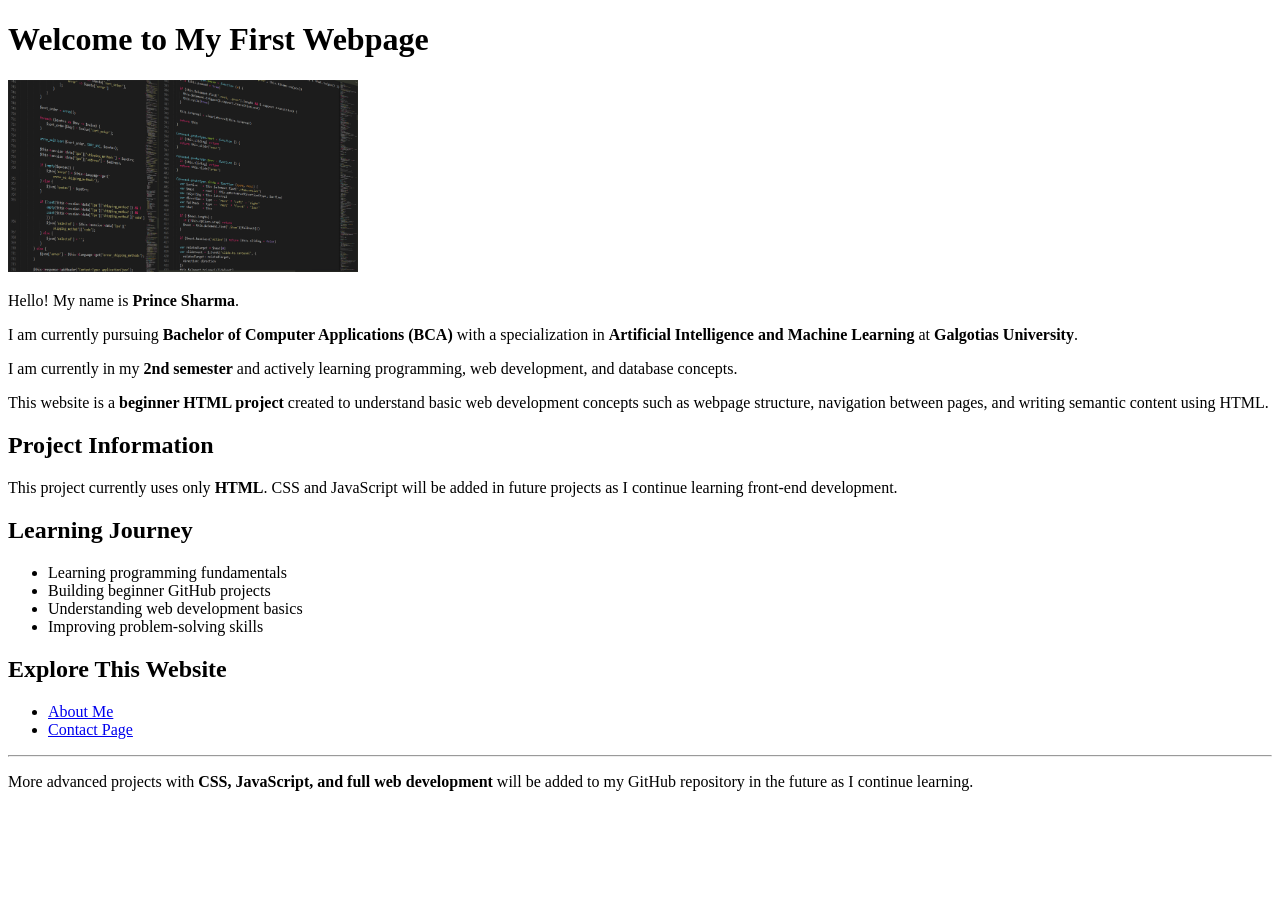
<file: 00-html-website/index.html>
<!DOCTYPE html>
<html>
  
<head>
<title>Prince Sharma | Beginner HTML Project</title>
</head>

<body> 

<h1>Welcome to My First Webpage</h1>
<img src="images/web-dev.png" 
alt="Learning Web Development" 
width="350">

<p>Hello! My name is <b>Prince Sharma</b>.</p>

<p>
I am currently pursuing <b>Bachelor of Computer Applications (BCA)</b> with
a specialization in <b>Artificial Intelligence and Machine Learning</b>
at <b>Galgotias University</b>.
</p>

<p>
I am currently in my <b>2nd semester</b> and actively learning
programming, web development, and database concepts.
</p>

<p>
This website is a <b>beginner HTML project</b> created to understand
basic web development concepts such as webpage structure,
navigation between pages, and writing semantic content using HTML.
</p>

<h2>Project Information</h2>

<p>
This project currently uses only <b>HTML</b>.
CSS and JavaScript will be added in future projects as I continue learning
front-end development.
</p>

<h2>Learning Journey</h2>

<ul>
<li>Learning programming fundamentals</li>
<li>Building beginner GitHub projects</li>
<li>Understanding web development basics</li>
<li>Improving problem-solving skills</li>
</ul>

<h2>Explore This Website</h2>

<ul>
<li><a href="about.html">About Me</a></li>
<li><a href="contact.html">Contact Page</a></li>
</ul>

<hr>

<p>
More advanced projects with <b>CSS, JavaScript, and full web development</b>
will be added to my GitHub repository in the future as I continue learning.
</p>

</body>
</html>
</file>
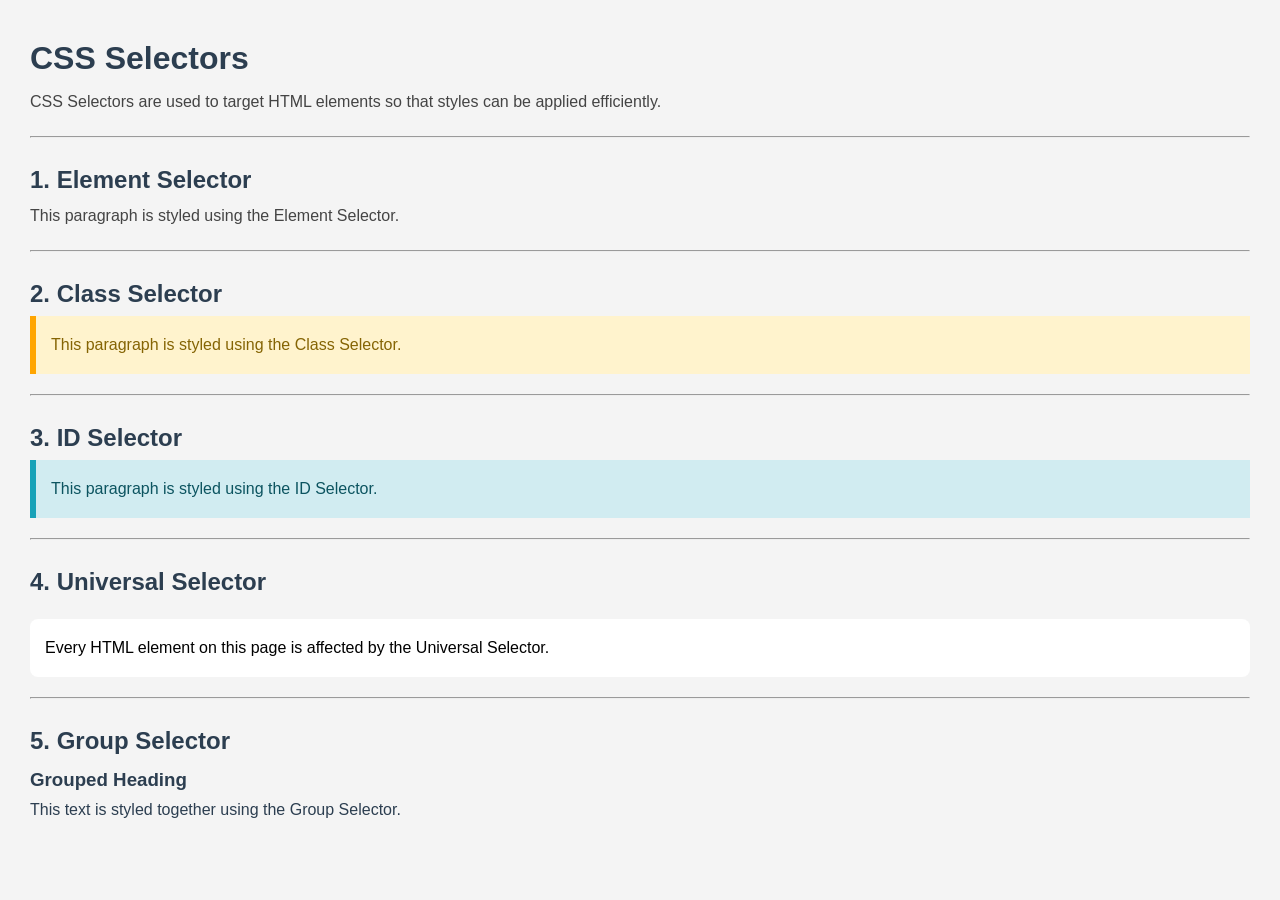
<file: 01-selectors/index.html>
<!--
==================================================
Title   : CSS Selectors
Purpose : Demonstrate the fundamental CSS selectors
          used to style HTML elements.

Working :
1. Create basic HTML elements.
2. Link an external CSS stylesheet.
3. Apply Element Selector.
4. Apply Class Selector.
5. Apply ID Selector.
6. Apply Universal Selector.
7. Apply Group Selector.
8. Observe how different selectors target
   different HTML elements.

Learning Outcome :
- Understand how CSS selects HTML elements.
- Learn the difference between Element,
  Class, ID, Universal and Group selectors.
- Build the foundation for advanced CSS styling.

Author  : Prince Sharma
Repository : html-css-fundamentals
Module : 01-selectors
==================================================
-->

<!DOCTYPE html>
<html lang="en">

<head>

    <meta charset="UTF-8">

    <meta name="viewport"
          content="width=device-width, initial-scale=1.0">

    <title>01 - CSS Selectors</title>

    <link rel="stylesheet" href="style.css">

</head>

<body>

    <h1>CSS Selectors</h1>

    <p>
        CSS Selectors are used to target HTML elements
        so that styles can be applied efficiently.
    </p>

    <hr>

    <!-- Element Selector -->

    <h2>1. Element Selector</h2>

    <p>
        This paragraph is styled using the
        Element Selector.
    </p>

    <hr>

    <!-- Class Selector -->

    <h2>2. Class Selector</h2>

    <p class="highlight">
        This paragraph is styled using the
        Class Selector.
    </p>

    <hr>

    <!-- ID Selector -->

    <h2>3. ID Selector</h2>

    <p id="special">
        This paragraph is styled using
        the ID Selector.
    </p>

    <hr>

    <!-- Universal Selector -->

    <h2>4. Universal Selector</h2>

    <div>

        Every HTML element on this page
        is affected by the Universal Selector.

    </div>

    <hr>

    <!-- Group Selector -->

    <h2>5. Group Selector</h2>

    <h3>Grouped Heading</h3>

    <span>
        This text is styled together using
        the Group Selector.
    </span>

</body>

</html>
</file>
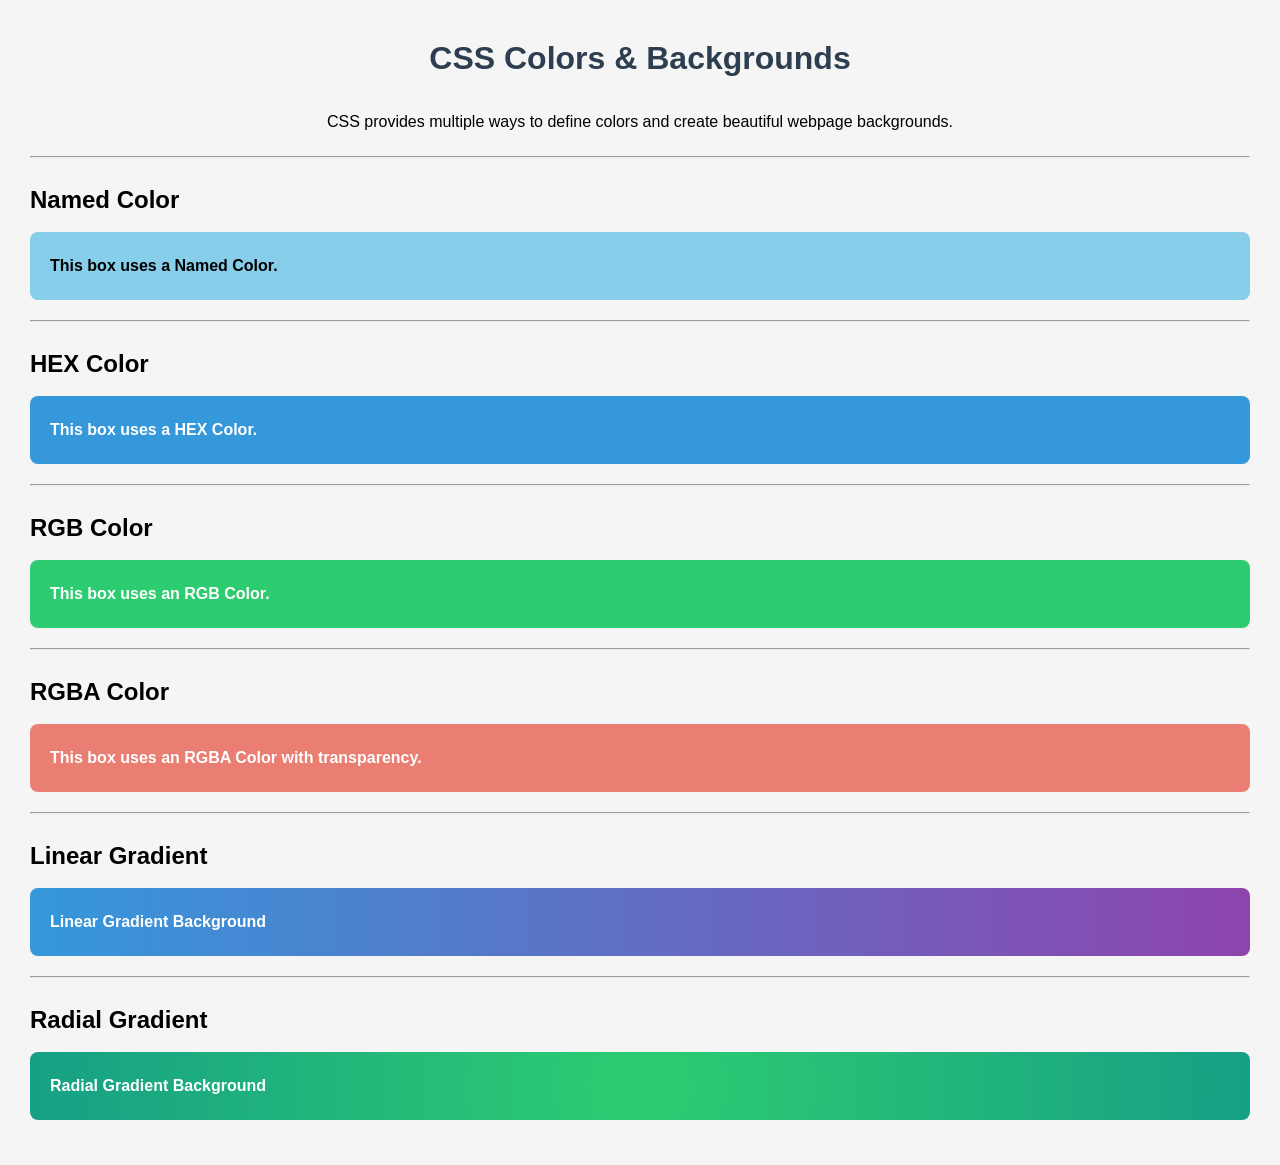
<file: 02-colors-and-backgrounds/index.html>
<!--
==================================================
Title   : CSS Colors and Backgrounds

Purpose :
Demonstrate different CSS color formats and
background styling properties.

Working :
1. Create various HTML elements.
2. Apply Named Colors.
3. Apply HEX Colors.
4. Apply RGB Colors.
5. Apply RGBA Colors.
6. Apply Background Colors.
7. Apply Linear Gradient.
8. Apply Radial Gradient.
9. Observe the visual appearance.

Learning Outcome :
• Learn CSS color formats.
• Understand background styling.
• Improve webpage appearance.
• Build attractive web interfaces.

Author      : Prince Sharma
Repository  : html-css-fundamentals
Module      : 02-colors-and-backgrounds
==================================================
-->

<!DOCTYPE html>
<html lang="en">

<head>

    <meta charset="UTF-8">

    <meta name="viewport"
          content="width=device-width, initial-scale=1.0">

    <title>CSS Colors and Backgrounds</title>

    <link rel="stylesheet" href="style.css">

</head>

<body>

    <h1>CSS Colors & Backgrounds</h1>

    <p class="intro">

        CSS provides multiple ways to define colors
        and create beautiful webpage backgrounds.

    </p>

    <hr>

    <h2>Named Color</h2>

    <div class="named-color">

        This box uses a Named Color.

    </div>

    <hr>

    <h2>HEX Color</h2>

    <div class="hex-color">

        This box uses a HEX Color.

    </div>

    <hr>

    <h2>RGB Color</h2>

    <div class="rgb-color">

        This box uses an RGB Color.

    </div>

    <hr>

    <h2>RGBA Color</h2>

    <div class="rgba-color">

        This box uses an RGBA Color
        with transparency.

    </div>

    <hr>

    <h2>Linear Gradient</h2>

    <div class="linear-gradient">

        Linear Gradient Background

    </div>

    <hr>

    <h2>Radial Gradient</h2>

    <div class="radial-gradient">

        Radial Gradient Background

    </div>

</body>

</html>
</file>
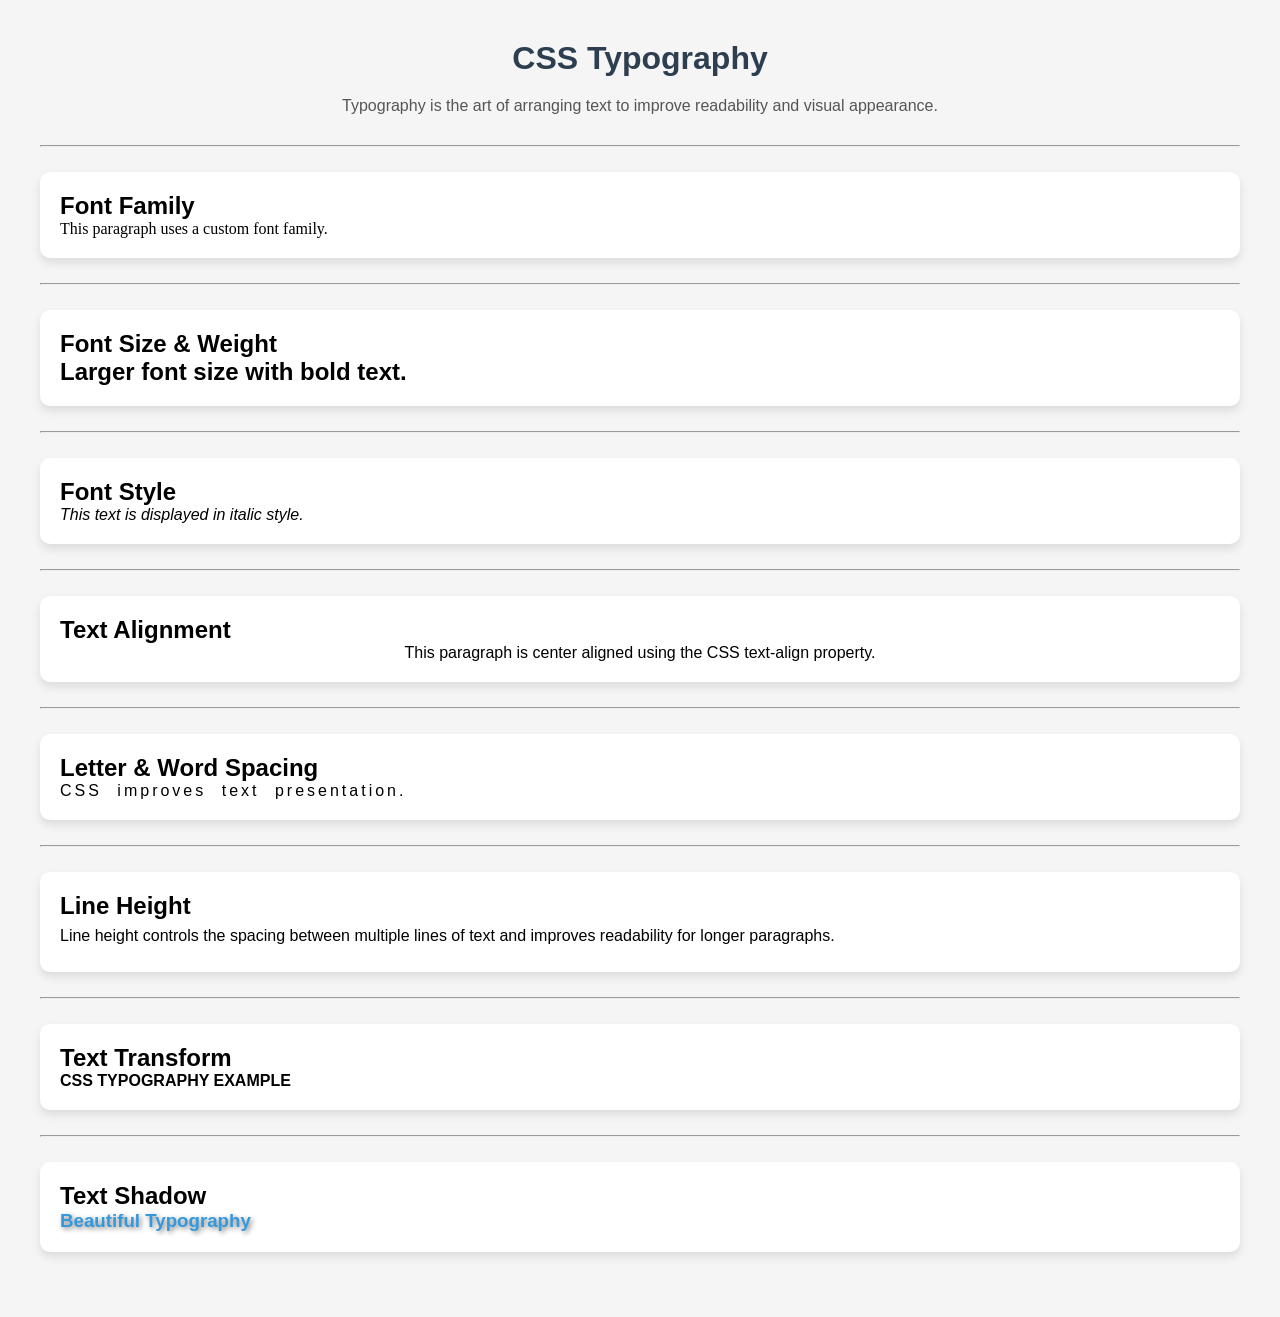
<file: 04-typography/index.html>
<!--
==================================================
Title   : CSS Typography

Purpose :
Demonstrate various CSS typography properties
used to improve the readability and appearance
of webpage text.

Working :
1. Create headings and paragraphs.
2. Apply different font families.
3. Change font size and weight.
4. Demonstrate font style.
5. Apply text alignment.
6. Modify letter and word spacing.
7. Adjust line height.
8. Apply text transformation.
9. Add text shadow effects.

Learning Outcome :
• Understand typography in CSS.
• Learn text formatting techniques.
• Improve webpage readability.
• Build visually appealing webpages.

Author      : Prince Sharma
Repository  : html-css-fundamentals
Module      : 04-typography
==================================================
-->

<!DOCTYPE html>

<html lang="en">

<head>

    <meta charset="UTF-8">

    <meta name="viewport"
          content="width=device-width, initial-scale=1.0">

    <title>CSS Typography</title>

    <link rel="stylesheet" href="style.css">

</head>

<body>

    <h1>CSS Typography</h1>

    <p class="intro">

        Typography is the art of arranging text to
        improve readability and visual appearance.

    </p>

    <hr>

    <section>

        <h2>Font Family</h2>

        <p class="font-family">

            This paragraph uses a custom font family.

        </p>

    </section>

    <hr>

    <section>

        <h2>Font Size & Weight</h2>

        <p class="font-size">

            Larger font size with bold text.

        </p>

    </section>

    <hr>

    <section>

        <h2>Font Style</h2>

        <p class="font-style">

            This text is displayed in italic style.

        </p>

    </section>

    <hr>

    <section>

        <h2>Text Alignment</h2>

        <p class="text-align">

            This paragraph is center aligned using
            the CSS text-align property.

        </p>

    </section>

    <hr>

    <section>

        <h2>Letter & Word Spacing</h2>

        <p class="spacing">

            CSS improves text presentation.

        </p>

    </section>

    <hr>

    <section>

        <h2>Line Height</h2>

        <p class="line-height">

            Line height controls the spacing between
            multiple lines of text and improves
            readability for longer paragraphs.

        </p>

    </section>

    <hr>

    <section>

        <h2>Text Transform</h2>

        <p class="transform">

            css typography example

        </p>

    </section>

    <hr>

    <section>

        <h2>Text Shadow</h2>

        <h3 class="shadow">

            Beautiful Typography

        </h3>

    </section>

</body>

</html>
</file>
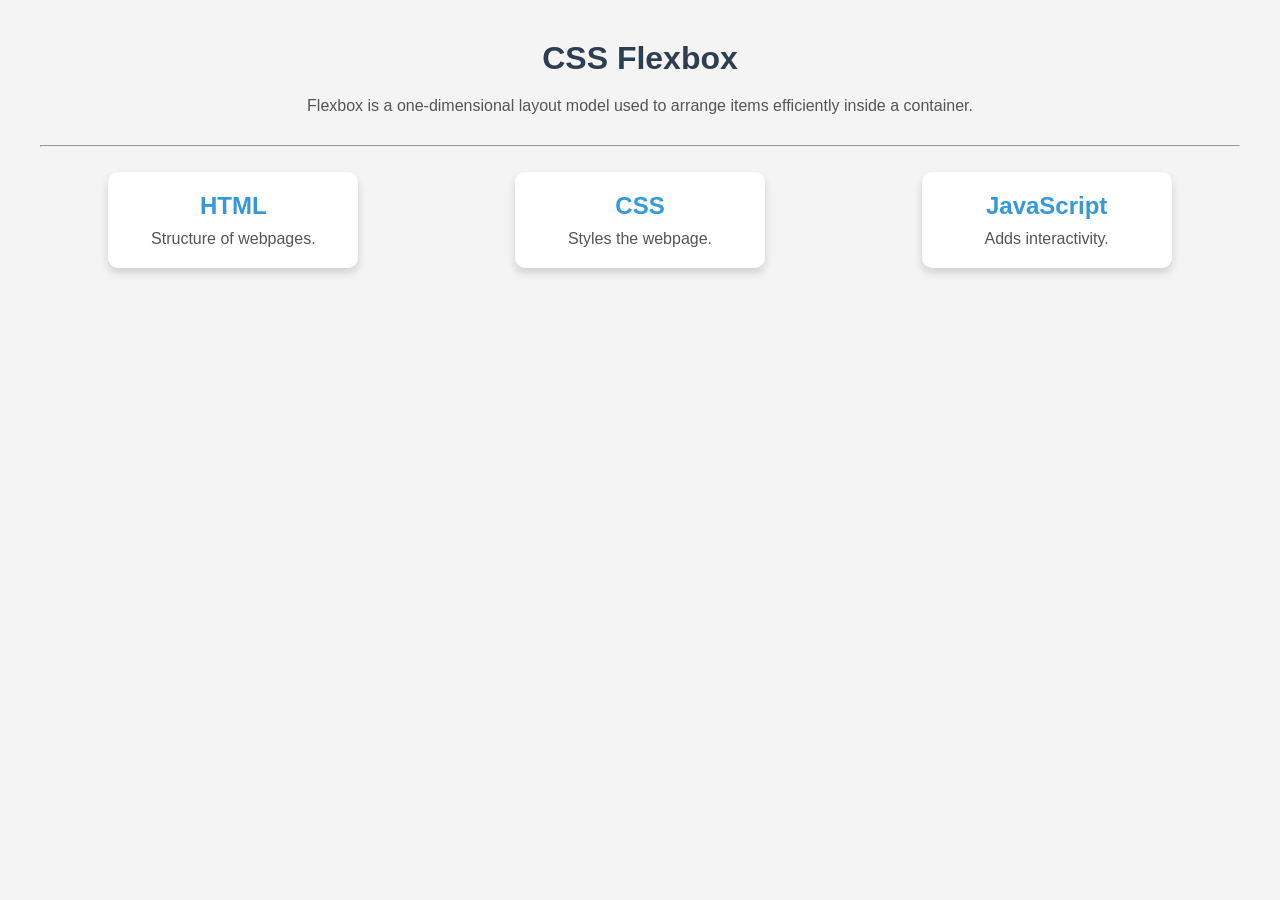
<file: 05-flexbox/index.html>
<!--
==================================================    
Title   : CSS Flexbox 
    
Purpose :       
Demonstrate the CSS Flexbox Layout Module    
used to create flexible and responsive layouts.    
  
Working :         
1. Create a Flex Container.   
2. Add multiple Flex Items.  
3. Apply Flex Direction.
4. Demonstrate Justify Content.
5. Demonstrate Align Items.
6. Apply Gap between items. 
7. Observe responsive horizontal layout. 

Learning Outcome :
• Understand Flexbox fundamentals.
• Learn Flex Container and Flex Items.
• Create responsive layouts.
• Build modern webpage sections.

Author      : Prince Sharma
Repository  : html-css-fundamentals
Module      : 05-flexbox
==================================================
-->

<!DOCTYPE html>

<html lang="en">

<head>

    <meta charset="UTF-8">

    <meta name="viewport"
          content="width=device-width, initial-scale=1.0">

    <title>CSS Flexbox</title>

    <link rel="stylesheet" href="style.css">

</head>

<body>

<h1>CSS Flexbox</h1>

<p class="intro">

Flexbox is a one-dimensional layout model used
to arrange items efficiently inside a container.

</p>

<hr>

<div class="container">

    <div class="card">

        <h2>HTML</h2>

        <p>Structure of webpages.</p>

    </div>

    <div class="card">

        <h2>CSS</h2>

        <p>Styles the webpage.</p>

    </div>

    <div class="card">

        <h2>JavaScript</h2>

        <p>Adds interactivity.</p>

    </div>

</div>

</body>

</html>
</file>
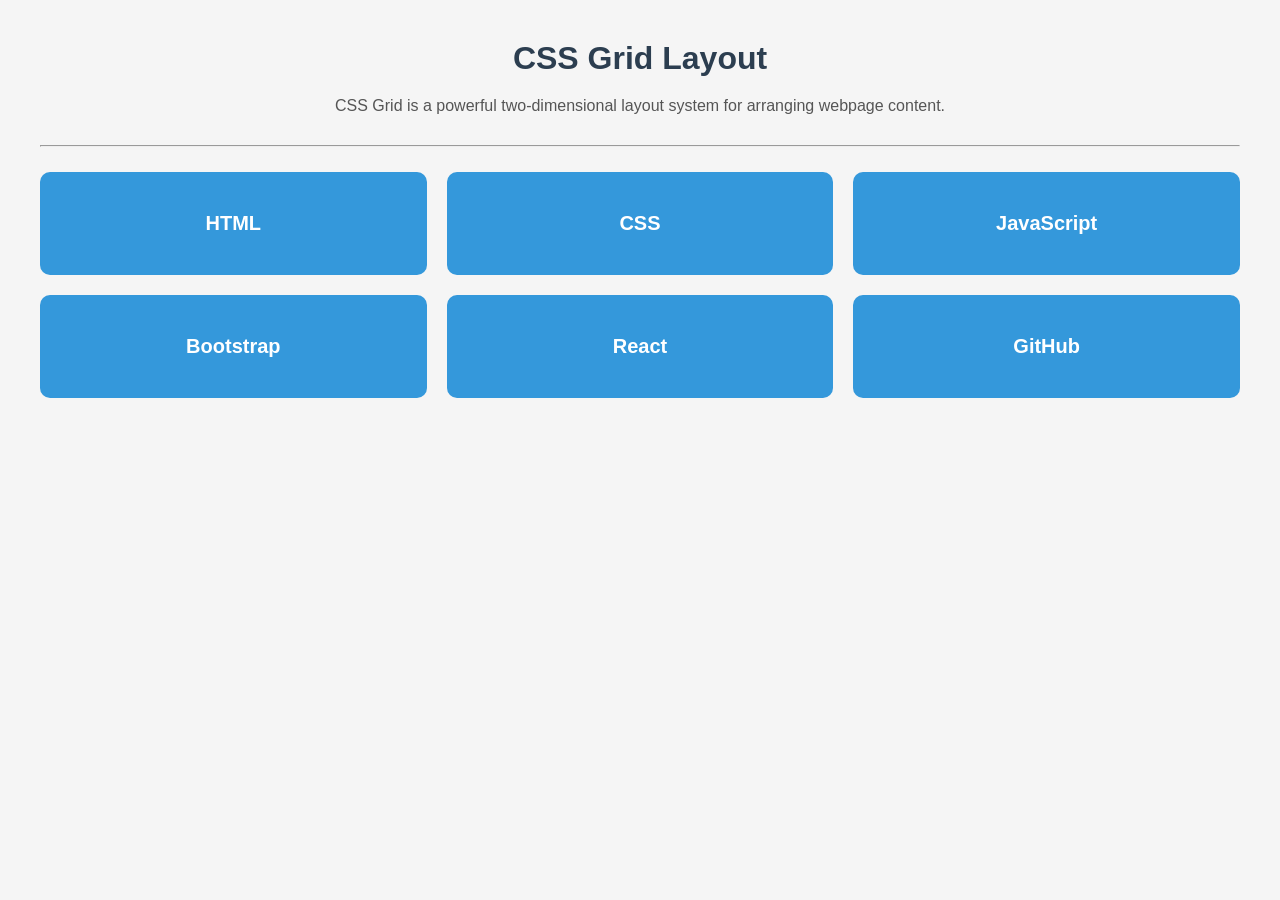
<file: 06-css-grid/index.html>
<!--
==================================================
Title   : CSS Grid Layout

Purpose :
Demonstrate the CSS Grid Layout Module used
to create two-dimensional webpage layouts.

Working :
1. Create a Grid Container.
2. Define Grid Columns.
3. Define Grid Rows.
4. Place Grid Items.
5. Apply Gap between Grid Items.
6. Observe automatic item placement.
7. Build a responsive card layout.

Learning Outcome :
• Understand CSS Grid Layout.
• Learn Grid Container and Grid Items.
• Create responsive webpage layouts.
• Build modern website sections.

Author      : Prince Sharma
Repository  : html-css-fundamentals
Module      : 06-css-grid
==================================================
-->

<!DOCTYPE html>

<html lang="en">

<head>

    <meta charset="UTF-8">

    <meta name="viewport"
          content="width=device-width, initial-scale=1.0">

    <title>CSS Grid Layout</title>

    <link rel="stylesheet" href="style.css">

</head>

<body>

<h1>CSS Grid Layout</h1>

<p class="intro">

CSS Grid is a powerful two-dimensional layout
system for arranging webpage content.

</p>

<hr>

<div class="grid-container">

    <div class="grid-item">HTML</div>

    <div class="grid-item">CSS</div>

    <div class="grid-item">JavaScript</div>

    <div class="grid-item">Bootstrap</div>

    <div class="grid-item">React</div>

    <div class="grid-item">GitHub</div>

</div>

</body>

</html>
</file>
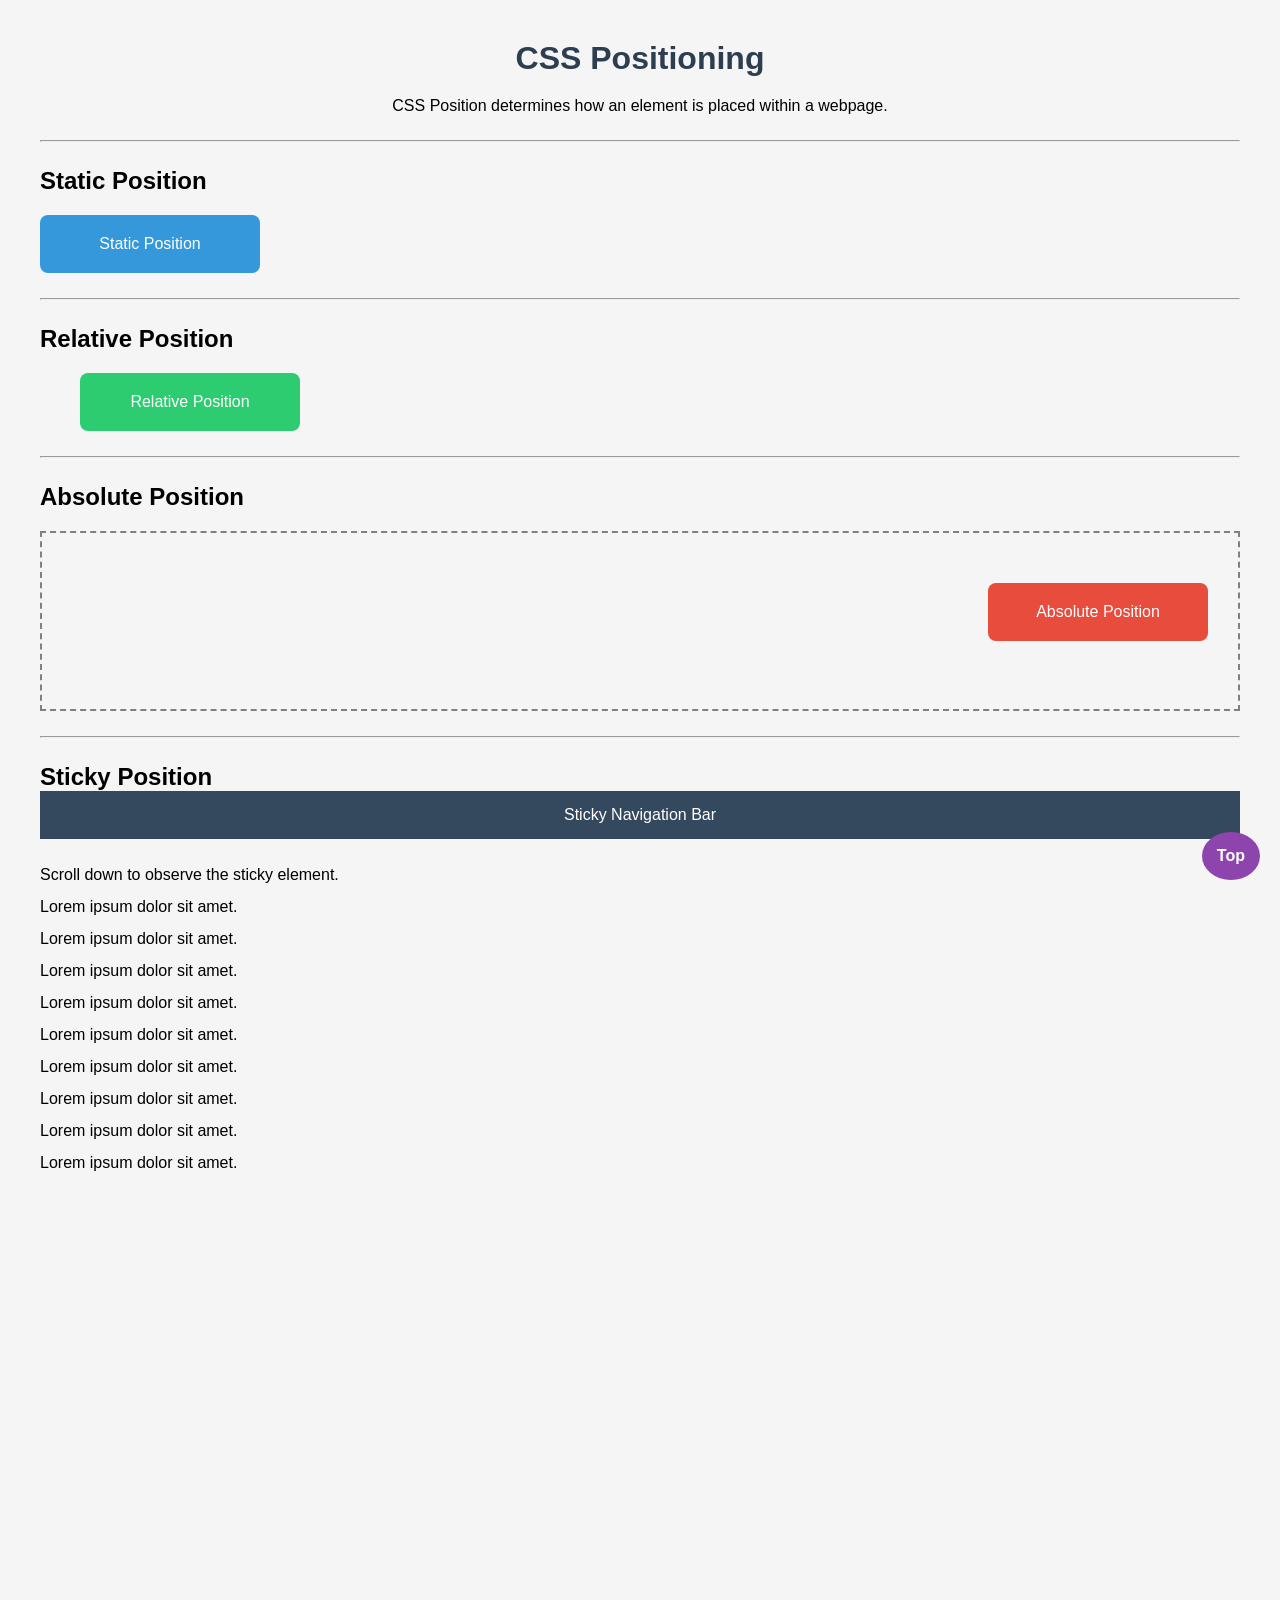
<file: 07-positioning/index.html>
<!--
==================================================  
Title   : CSS Positioning 

Purpose : 
Demonstrate different CSS positioning methods.   
 
Working :
1. Create multiple positioned boxes. 
2. Apply Static Position.   
3. Apply Relative Position.    
4. Apply Absolute Position. 
5. Apply Fixed Position.   
6. Apply Sticky Position.
7. Observe the difference between each position.
 
Learning Outcome :
• Understand CSS Position property.
• Learn Static, Relative, Absolute,  
  Fixed and Sticky positioning. 
• Build professional webpage layouts. 

Author      : Prince Sharma
Repository  : html-css-fundamentals 
Module      : 07-positioning
==================================================
-->

<!DOCTYPE html>

<html lang="en">

<head>

    <meta charset="UTF-8">

    <meta name="viewport"
          content="width=device-width, initial-scale=1.0">

    <title>CSS Positioning</title>

    <link rel="stylesheet" href="style.css">

</head>

<body>

<h1>CSS Positioning</h1>

<p class="intro">

CSS Position determines how an element is
placed within a webpage.

</p>

<hr>

<h2>Static Position</h2>

<div class="box static">

Static Position

</div>

<hr>

<h2>Relative Position</h2>

<div class="box relative">

Relative Position

</div>

<hr>

<h2>Absolute Position</h2>

<div class="parent"> 

<div class="box absolute">

Absolute Position

</div>

</div> 

<hr>
 
<h2>Sticky Position</h2>

<div class="sticky">

Sticky Navigation Bar

</div>

<div class="content">

<p>Scroll down to observe the sticky element.</p>

<p>Lorem ipsum dolor sit amet.</p>

<p>Lorem ipsum dolor sit amet.</p>

<p>Lorem ipsum dolor sit amet.</p>
 
<p>Lorem ipsum dolor sit amet.</p> 

<p>Lorem ipsum dolor sit amet.</p>

<p>Lorem ipsum dolor sit amet.</p>

<p>Lorem ipsum dolor sit amet.</p>
 
<p>Lorem ipsum dolor sit amet.</p>

<p>Lorem ipsum dolor sit amet.</p>

</div>

<div class="fixed">

Top

</div>

</body>

</html>
</file>
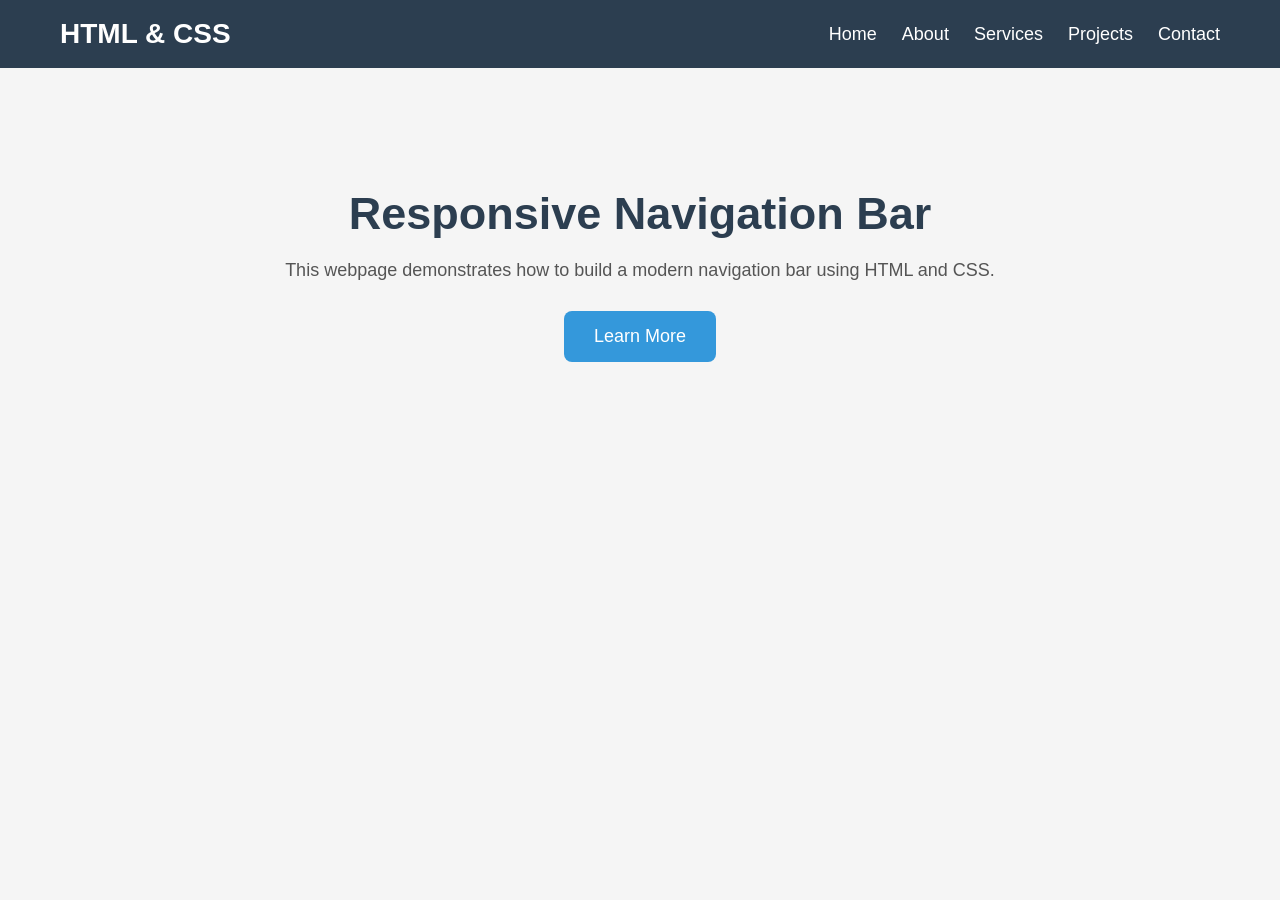
<file: 08-navigation-bar/index.html>
<!--
==================================================
Title   : CSS Navigation Bar

Purpose :
Demonstrate how to create a responsive
horizontal navigation bar using HTML and CSS.

Working :
1. Create a navigation container.
2. Add website logo.
3. Create navigation links.
4. Arrange items using Flexbox.
5. Apply hover effects.
6. Style navigation bar.
7. Display a modern website header.

Learning Outcome :
• Learn Navigation Bar Design.
• Practice Flexbox Layout.
• Create professional website headers.
• Improve webpage navigation.

Author      : Prince Sharma
Repository  : html-css-fundamentals
Module      : 08-navigation-bar
==================================================
-->

<!DOCTYPE html>

<html lang="en">

<head>

    <meta charset="UTF-8">

    <meta name="viewport"
          content="width=device-width, initial-scale=1.0">

    <title>CSS Navigation Bar</title>

    <link rel="stylesheet" href="style.css">

</head>

<body>

<nav>

    <div class="logo">

        HTML & CSS

    </div>

    <ul>

        <li><a href="#">Home</a></li>

        <li><a href="#">About</a></li>

        <li><a href="#">Services</a></li>

        <li><a href="#">Projects</a></li>

        <li><a href="#">Contact</a></li>

    </ul>

</nav>

<section class="hero">

    <h1>Responsive Navigation Bar</h1>

    <p>

        This webpage demonstrates how to build
        a modern navigation bar using HTML and CSS.

    </p>

    <button>

        Learn More

    </button>

</section>

</body>

</html>
</file>
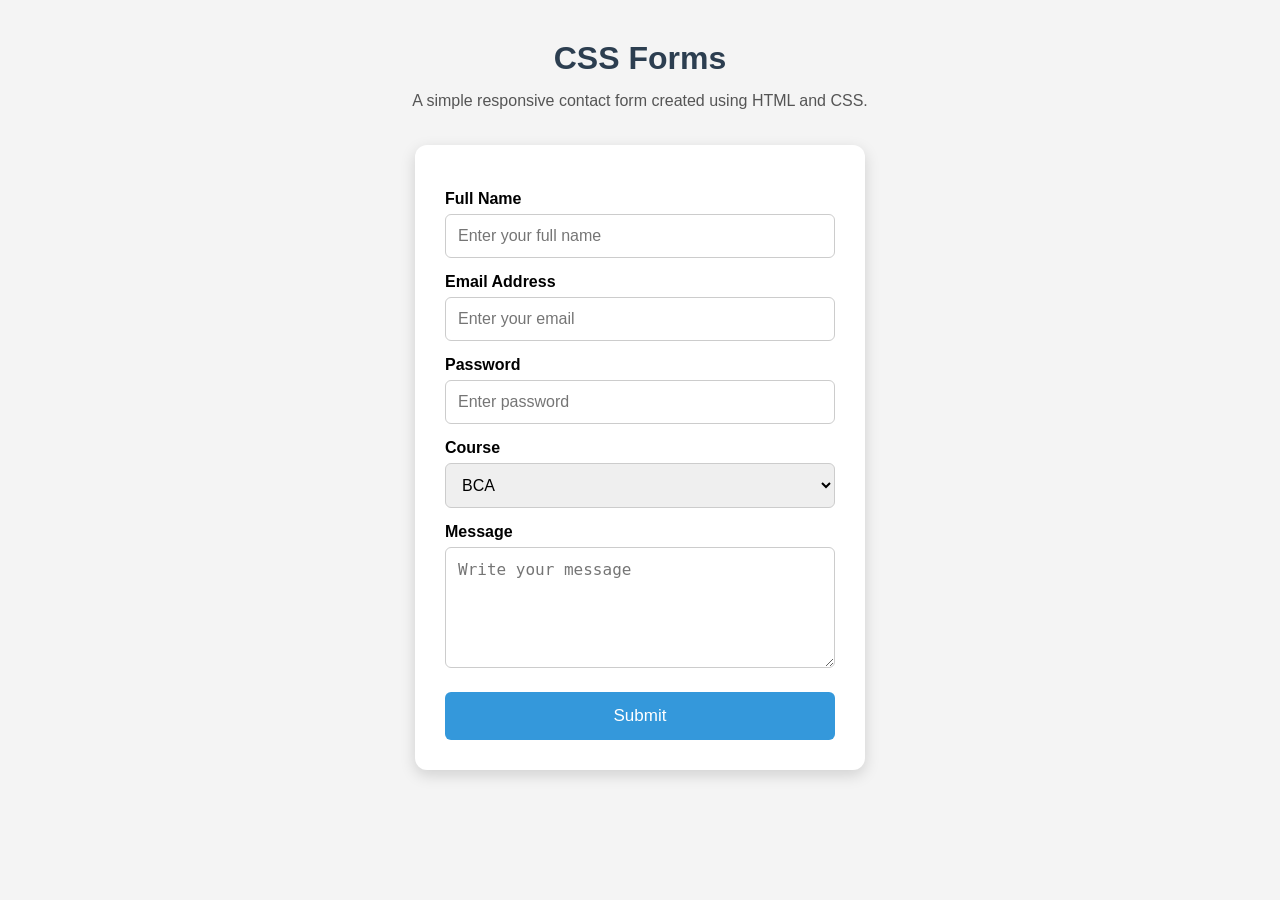
<file: 10-forms/index.html>
<!--
==================================================
Title   : CSS Forms

Purpose :
Demonstrate how to create and style HTML forms
using CSS.

Working :
1. Create a form container.
2. Add input fields.
3. Add labels.
4. Add textarea.
5. Add dropdown menu.
6. Add submit button.
7. Apply CSS styling.

Learning Outcome :
• Learn HTML Forms.
• Style form controls using CSS.
• Build attractive contact forms.
• Understand user input elements.

Author      : Prince Sharma
Repository  : html-css-fundamentals
Module      : 10-forms
==================================================
-->

<!DOCTYPE html>

<html lang="en">

<head>

<meta charset="UTF-8">

<meta name="viewport"
content="width=device-width, initial-scale=1.0">

<title>CSS Forms</title>

<link rel="stylesheet" href="style.css">

</head>

<body>

<h1>CSS Forms</h1>

<p class="intro">

A simple responsive contact form created
using HTML and CSS.

</p>

<div class="form-container">

<form>

<label>Full Name</label>

<input
type="text"
placeholder="Enter your full name"
required>

<label>Email Address</label>

<input
type="email"
placeholder="Enter your email"
required>

<label>Password</label>

<input
type="password"
placeholder="Enter password"
required>

<label>Course</label>

<select>

<option>BCA</option>

<option>B.Tech</option>

<option>MCA</option>

<option>B.Sc</option>

</select>

<label>Message</label>

<textarea
rows="5"
placeholder="Write your message"></textarea>

<button type="submit">

Submit

</button>

</form>

</div>

</body>

</html>
</file>
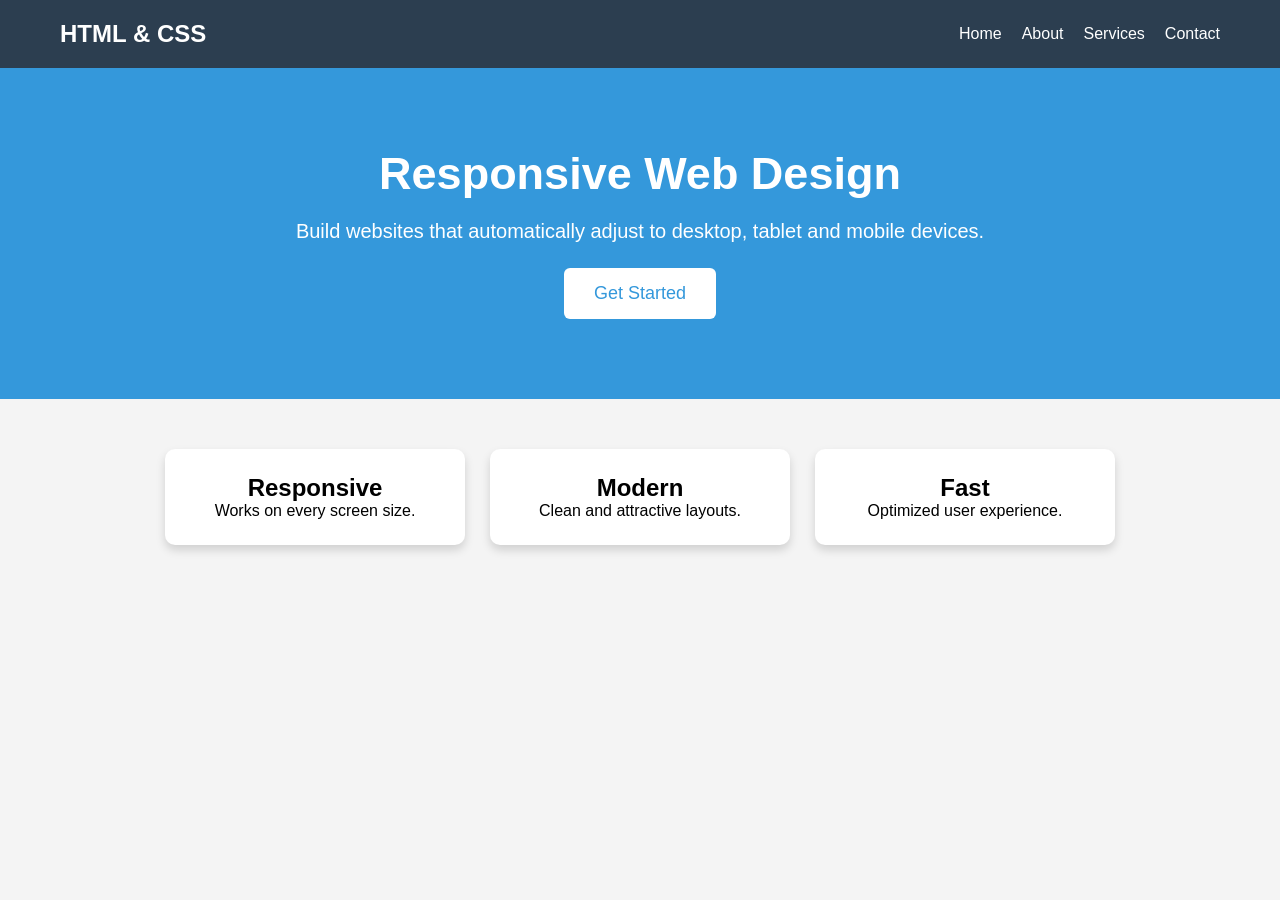
<file: 11-responsive-design/index.html>
<!--
==================================================
Title   : Responsive Landing Page

Purpose :
Demonstrate responsive web design using
HTML, CSS, Flexbox and Media Queries.

Working :
1. Create Navigation Bar.
2. Create Hero Section.
3. Add Responsive Layout.
4. Display Feature Cards.
5. Apply Media Queries.
6. Automatically adapt layout for
   Desktop, Tablet and Mobile.

Learning Outcome :
• Understand Responsive Web Design.
• Learn Media Queries.
• Build Mobile-Friendly Websites.
• Create Professional Landing Pages.

Author      : Prince Sharma
Repository  : html-css-fundamentals
Module      : 11-responsive-design
==================================================
-->

<!DOCTYPE html>
<html lang="en">

<head>

<meta charset="UTF-8">

<meta name="viewport"
content="width=device-width, initial-scale=1.0">

<title>Responsive Landing Page</title>

<link rel="stylesheet" href="style.css">

</head>

<body>

<nav>

<h2>HTML & CSS</h2>

<ul>

<li><a href="#">Home</a></li>

<li><a href="#">About</a></li>

<li><a href="#">Services</a></li>

<li><a href="#">Contact</a></li>

</ul>

</nav>

<section class="hero">

<div>

<h1>Responsive Web Design</h1>

<p>

Build websites that automatically adjust
to desktop, tablet and mobile devices.

</p>

<button>

Get Started

</button>

</div>

</section>

<section class="features">

<div class="card">

<h2>Responsive</h2>

<p>

Works on every screen size.

</p>

</div>

<div class="card">

<h2>Modern</h2>

<p>

Clean and attractive layouts.

</p>

</div>

<div class="card">

<h2>Fast</h2>

<p>

Optimized user experience.

</p>

</div>

</section>

</body>

</html>
</file>
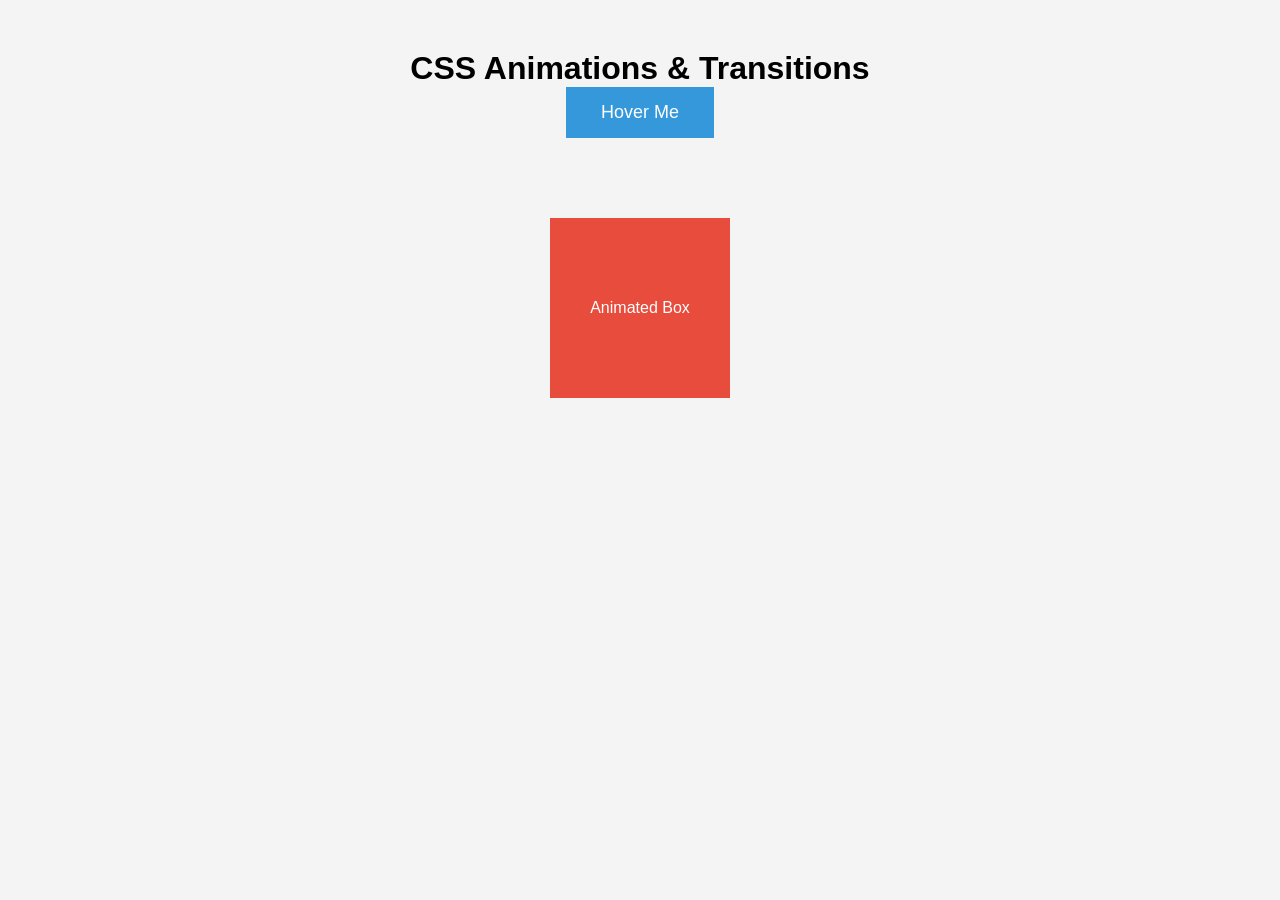
<file: 12-animations-and-transitions/index.html>
<!--
==================================================
Title   : CSS Animations and Transitions

Purpose :
Demonstrate CSS transition, transform and
animation properties.

Working :
1. Create animated button.
2. Apply hover transition.
3. Create rotating box.
4. Apply keyframe animation.
5. Observe smooth effects.

Learning Outcome :
• Learn CSS Transitions.
• Learn CSS Transform.
• Learn CSS Animations.
• Build interactive webpages.

Author      : Prince Sharma
Repository  : html-css-fundamentals
Module      : 12-animations-and-transitions
==================================================
-->

<!DOCTYPE html>

<html lang="en">

<head>

<meta charset="UTF-8">

<meta name="viewport"
content="width=device-width, initial-scale=1.0">

<title>CSS Animations</title>

<link rel="stylesheet" href="style.css">

</head>

<body>

<h1>CSS Animations & Transitions</h1>

<button>

Hover Me

</button>

<div class="box">

Animated Box

</div>

</body>

</html>
</file>
<file: 01-selectors/style.css>
/*
==================================================
Title   : CSS Selectors
Purpose : Demonstrate different CSS selectors.

Working :
1. Apply Universal Selector.
2. Style HTML elements.
3. Style elements using Class Selector.
4. Style elements using ID Selector.
5. Apply Group Selector.
6. Display the visual difference between
   each selector.

Learning Outcome :
- Understand how CSS targets HTML elements.
- Learn the syntax of commonly used selectors.
- Build a strong CSS foundation.

Author  : Prince Sharma
Repository : html-css-fundamentals
Module : 01-selectors
==================================================
*/

/* Universal Selector */

*{
    margin:0;
    padding:0;
    box-sizing:border-box;
}

/* Body */

body{
    font-family:Arial, Helvetica, sans-serif;
    background:#f4f4f4;
    padding:30px;
    line-height:1.8;
}

/* Element Selector */

p{
    color:#444;
}

/* Class Selector */

.highlight{

    background:#fff3cd;

    color:#856404;

    padding:15px;

    border-left:6px solid orange;

}

/* ID Selector */

#special{

    background:#d1ecf1;

    color:#0c5460;

    padding:15px;

    border-left:6px solid #17a2b8;

}

/* Group Selector */

h1,
h2,
h3,
span{

    color:#2c3e50;

}

div{

    background:white;

    padding:15px;

    margin-top:15px;

    border-radius:8px;

}

hr{

    margin:20px 0;

}
</file>
<file: 02-colors-and-backgrounds/style.css>
/*
==================================================
Title   : CSS Colors and Backgrounds

Purpose :
Demonstrate CSS color formats and
background styling techniques.

Working :
1. Style webpage using different colors.
2. Demonstrate Named Colors.
3. Demonstrate HEX Colors.
4. Demonstrate RGB Colors.
5. Demonstrate RGBA Colors.
6. Apply Background Colors.
7. Create Linear Gradient.
8. Create Radial Gradient.

Learning Outcome :
• Understand CSS color formats.
• Learn background customization.
• Build visually appealing webpages.

Author      : Prince Sharma
Repository  : html-css-fundamentals
Module      : 02-colors-and-backgrounds
==================================================
*/

/* Universal Selector */

*{

    margin:0;
    padding:0;
    box-sizing:border-box;

}

/* Body */

body{

    font-family:Arial, Helvetica, sans-serif;

    background:#f5f5f5;

    padding:30px;

    line-height:1.8;

}

/* Headings */

h1{

    text-align:center;

    margin-bottom:20px;

    color:#2c3e50;

}

h2{

    margin:20px 0 10px;

}

/* Introduction */

.intro{

    text-align:center;

    margin-bottom:20px;

}

/* Common Box */

div{

    padding:20px;

    border-radius:8px;

    margin-bottom:15px;

    font-weight:bold;

}

/* Named Color */

.named-color{

    background:skyblue;

    color:black;

}

/* HEX Color */

.hex-color{

    background:#3498db;

    color:white;

}

/* RGB Color */

.rgb-color{

    background:rgb(46,204,113);

    color:white;

}

/* RGBA Color */

.rgba-color{

    background:rgba(231,76,60,0.7);

    color:white;

}

/* Linear Gradient */

.linear-gradient{

    background:linear-gradient(to right,#3498db,#8e44ad);

    color:white;

}

/* Radial Gradient */

.radial-gradient{

    background:radial-gradient(circle,#2ecc71,#16a085);

    color:white;

}

hr{

    margin:20px 0;

}
</file>
<file: 04-typography/style.css>
/*
==================================================
Title   : CSS Typography

Purpose :
Demonstrate various typography properties
available in CSS.

Working :
1. Apply different font families.
2. Modify font size.
3. Change font weight.
4. Apply italic styling.
5. Align text.
6. Control spacing.
7. Adjust line height.
8. Transform text.
9. Add text shadow.

Learning Outcome :
• Learn CSS typography.
• Improve webpage readability.
• Create visually attractive text.

Author      : Prince Sharma
Repository  : html-css-fundamentals
Module      : 04-typography
==================================================
*/

/* Universal Selector */

*{

    margin:0;

    padding:0;

    box-sizing:border-box;

}

/* Body */

body{

    font-family:Arial, Helvetica, sans-serif;

    background:#f5f5f5;

    padding:40px;

}

/* Main Heading */

h1{

    text-align:center;

    margin-bottom:20px;

    color:#2c3e50;

}

/* Introduction */

.intro{

    text-align:center;

    margin-bottom:30px;

    color:#555;

}

/* Section */

section{

    background:white;

    padding:20px;

    margin:25px 0;

    border-radius:10px;

    box-shadow:0 5px 10px rgba(0,0,0,0.10);

}

/* Font Family */

.font-family{

    font-family:Georgia, serif;

}

/* Font Size */

.font-size{

    font-size:24px;

    font-weight:bold;

}

/* Font Style */

.font-style{

    font-style:italic;

}

/* Text Alignment */

.text-align{

    text-align:center;

}

/* Letter & Word Spacing */

.spacing{

    letter-spacing:3px;

    word-spacing:8px;

}

/* Line Height */

.line-height{

    line-height:2;

}

/* Text Transform */

.transform{

    text-transform:uppercase;

    font-weight:bold;

}

/* Text Shadow */

.shadow{

    text-shadow:2px 2px 5px gray;

    color:#3498db;

}

hr{

    margin:20px 0;

}
</file>
<file: 05-flexbox/style.css>
/*
==================================================
Title   : CSS Flexbox

Purpose :
Demonstrate Flexbox layout and container
properties.

Working :
1. Create a Flex Container.
2. Arrange items horizontally.
3. Apply Justify Content.
4. Apply Align Items.
5. Add spacing using Gap.
6. Create responsive cards.

Learning Outcome :
• Learn Flexbox.
• Understand responsive layouts.
• Create modern webpage sections.

Author      : Prince Sharma
Repository  : html-css-fundamentals
Module      : 05-flexbox
==================================================
*/

/* Universal Selector */

*{

    margin:0;

    padding:0;

    box-sizing:border-box;

}

/* Body */

body{

    font-family:Arial, Helvetica, sans-serif;

    background:#f4f4f4;

    padding:40px;

}

/* Heading */

h1{

    text-align:center;

    margin-bottom:20px;

    color:#2c3e50;

}

.intro{

    text-align:center;

    margin-bottom:30px;

    color:#555;

}

/* Flex Container */

.container{

    display:flex;

    justify-content:space-around;

    align-items:center;

    gap:20px;

    flex-wrap:wrap;

}

/* Flex Item */

.card{

    width:250px;

    background:white;

    padding:20px;

    border-radius:10px;

    box-shadow:0 5px 10px rgba(0,0,0,.15);

    text-align:center;

    transition:0.3s;

}

/* Hover Effect */

.card:hover{

    transform:translateY(-8px);

    box-shadow:0 10px 20px rgba(0,0,0,.25);

}

.card h2{

    color:#3498db;

    margin-bottom:10px;

}

.card p{

    color:#555;

}

hr{

    margin:25px 0;

}
</file>
<file: 06-css-grid/style.css>
/*
==================================================
Title   : CSS Grid Layout

Purpose :
Demonstrate CSS Grid properties and
responsive layouts.

Working :
1. Create a Grid Container.
2. Define Columns.
3. Apply Grid Gap.
4. Style Grid Items.
5. Build responsive layouts.

Learning Outcome :
• Learn CSS Grid.
• Understand Rows and Columns.
• Create responsive webpage layouts.

Author      : Prince Sharma
Repository  : html-css-fundamentals
Module      : 06-css-grid
==================================================
*/

/* Universal Selector */

*{

    margin:0;

    padding:0;

    box-sizing:border-box;

}

/* Body */

body{

    font-family:Arial, Helvetica, sans-serif;

    background:#f5f5f5;

    padding:40px;

}

/* Heading */

h1{

    text-align:center;

    color:#2c3e50;

    margin-bottom:20px;

}

/* Introduction */

.intro{

    text-align:center;

    color:#555;

    margin-bottom:30px;

}

/* Grid Container */

.grid-container{

    display:grid;

    grid-template-columns:repeat(3,1fr);

    gap:20px;

}

/* Grid Item */

.grid-item{

    background:#3498db;

    color:white;

    padding:40px;

    text-align:center;

    border-radius:10px;

    font-size:20px;

    font-weight:bold;

    transition:.3s;

}

/* Hover Effect */

.grid-item:hover{

    background:#2980b9;

    transform:scale(1.05);

}

hr{

    margin:25px 0;

}
</file>
<file: 07-positioning/style.css>
/*
==================================================
Title   : CSS Positioning

Purpose :
Demonstrate different positioning methods.

Working :
1. Display Static Position.
2. Display Relative Position.
3. Display Absolute Position.
4. Display Sticky Position.
5. Display Fixed Position.

Learning Outcome :
• Learn CSS Position property.
• Understand webpage positioning.
• Build modern webpage layouts.

Author      : Prince Sharma
Repository  : html-css-fundamentals
Module      : 07-positioning
==================================================
*/

*{

margin:0;

padding:0;

box-sizing:border-box;

}

body{

font-family:Arial, Helvetica, sans-serif;

padding:40px;

background:#f5f5f5;

}

h1{

text-align:center;

margin-bottom:20px;

color:#2c3e50;

}

.intro{

text-align:center;

margin-bottom:25px;

}

.box{

width:220px;

padding:20px;

background:#3498db;

color:white;

border-radius:8px;

text-align:center;

margin:20px 0;

}

.static{

position:static;

}

.relative{

position:relative;

left:40px;

background:#2ecc71;

}

.parent{

position:relative;

height:180px;

border:2px dashed gray;

margin:20px 0;

}

.absolute{

position:absolute;

top:30px;

right:30px;

background:#e74c3c;

}

.sticky{

position:sticky;

top:0;

background:#34495e;

color:white;

padding:15px;

text-align:center;

margin-bottom:20px;

}

.fixed{

position:fixed;

bottom:20px;

right:20px;

background:#8e44ad;

color:white;

padding:15px;

border-radius:50%;

font-weight:bold;

}

.content{

height:900px;

line-height:2;

}

hr{

margin:25px 0;

}
</file>
<file: 08-navigation-bar/style.css>
/*
==================================================
Title   : CSS Navigation Bar
 
Purpose :
Demonstrate a responsive navigation bar
using Flexbox.
 
Working : 
1. Create Navigation Container.
2. Align Logo and Menu.
3. Apply Flexbox Layout.
4. Add Hover Effects.
5. Style Hero Section.
  
Learning Outcome :
• Learn Navigation Bar Design.
• Understand Flexbox Alignment. 
• Create responsive website headers.
 
Author      : Prince Sharma
Repository  : html-css-fundamentals 
Module      : 08-navigation-bar 
==================================================
*/

*{ 

margin:0;

padding:0;

box-sizing:border-box;

}

body{

font-family:Arial, Helvetica, sans-serif;

background:#f5f5f5; 

}

/* Navigation */

nav{

display:flex;

justify-content:space-between;
 
align-items:center;

background:#2c3e50;

padding:18px 60px;

}
 
.logo{

font-size:28px;

font-weight:bold;

color:white;  

}

nav ul{

display:flex;

list-style:none;

gap:25px;

}

nav ul li a{

text-decoration:none;

color:white;

font-size:18px;

transition:.3s;

}
 
nav ul li a:hover{ 
 
color:#f39c12; 

}

/* Hero Section */
  
.hero{

text-align:center;

padding:120px 30px;
 
}
 
.hero h1{

font-size:45px;

margin-bottom:20px;

color:#2c3e50; 

} 

.hero p{

font-size:18px;

margin-bottom:30px;

color:#555;

}
 
button{

padding:15px 30px; 

font-size:18px;

background:#3498db; 

color:white;
 
border:none; 

border-radius:8px;
 
cursor:pointer;

transition:.3s;
 
}

button:hover{

background:#2980b9;

transform:scale(1.05);

}
</file>
<file: 10-forms/style.css>
/*
==================================================
Title   : CSS Forms

Purpose :
Demonstrate HTML form styling using CSS.

Working :
1. Style Form Container.
2. Style Labels. 
3. Style Inputs.
4. Style Select Box. 
5. Style Textarea.
6. Style Submit Button.
7. Apply Hover Effect.

Learning Outcome : 
• Learn Form Design.
• Create Responsive Forms. 
• Improve User Experience.

Author      : Prince Sharma
Repository  : html-css-fundamentals
Module      : 10-forms
==================================================
*/
 
*{
 
margin:0; 
 
padding:0; 

box-sizing:border-box;
 
}  
  
body{ 

font-family:Arial, Helvetica, sans-serif;

background:#f4f4f4;

padding:40px; 
 
}
  
h1{ 

text-align:center;

color:#2c3e50;

margin-bottom:15px;
 
}
 
.intro{ 

text-align:center;

margin-bottom:35px;

color:#555;
 
}

.form-container{

width:450px;

margin:auto;

background:white;

padding:30px;

border-radius:12px;

box-shadow:0 5px 15px rgba(0,0,0,.15);

}

label{

display:block;

margin-top:15px;

margin-bottom:6px;

font-weight:bold;

}

input,
select,
textarea{

width:100%;

padding:12px;

border:1px solid #ccc;

border-radius:6px;

font-size:16px;

outline:none;

}

input:focus,
select:focus,
textarea:focus{

border-color:#3498db;

box-shadow:0 0 5px rgba(52,152,219,.4);

}

textarea{

resize:vertical;

}

button{

width:100%;

margin-top:20px;

padding:14px;

background:#3498db;

color:white;

border:none;

border-radius:6px;

font-size:17px;

cursor:pointer;

transition:.3s;

}

button:hover{

background:#2980b9;

}
</file>
<file: 11-responsive-design/style.css>
/*
==================================================
Title   : Responsive Landing Page

Purpose :
Demonstrate responsive webpage design.

Working :
1. Create Navigation.
2. Create Hero Section.
3. Create Responsive Cards.
4. Apply Flexbox.
5. Apply Media Queries.

Learning Outcome :
• Learn Responsive Design.
• Understand Media Queries.
• Build Mobile-Friendly Websites.

Author      : Prince Sharma
Repository  : html-css-fundamentals
Module      : 11-responsive-design
==================================================
*/

*{

margin:0;

padding:0;

box-sizing:border-box;

}

body{

font-family:Arial, Helvetica, sans-serif;

background:#f4f4f4;

}

nav{

display:flex;

justify-content:space-between;

align-items:center;

padding:20px 60px;

background:#2c3e50;

color:white;

}

nav ul{

display:flex;

list-style:none;

gap:20px;

}

nav a{

text-decoration:none;

color:white;

}

.hero{

padding:80px;

text-align:center;

background:#3498db;

color:white;

}

.hero h1{

font-size:45px;

margin-bottom:20px;

}

.hero p{

font-size:20px;

margin-bottom:25px;

}

button{

padding:15px 30px;

border:none;

background:white;

color:#3498db;

font-size:18px;

border-radius:6px;

cursor:pointer;

}

.features{

display:flex;

justify-content:center;

gap:25px;

padding:50px;

flex-wrap:wrap;

}

.card{

background:white;

padding:25px;

width:300px;

border-radius:10px;

box-shadow:0 5px 10px rgba(0,0,0,.15);

text-align:center;

}

/* Tablet */

@media(max-width:768px){

nav{

flex-direction:column;

gap:15px;

}

.hero{

padding:50px 20px;

}

.hero h1{

font-size:35px;

}

}

/* Mobile */

@media(max-width:480px){

nav ul{

flex-direction:column;

text-align:center;

}

.hero h1{

font-size:28px;

}

.hero p{

font-size:16px;

}

.features{

padding:20px;

}

.card{

width:100%;

}

}
</file>
<file: 12-animations-and-transitions/style.css>
/*
==================================================
Title   : CSS Animations and Transitions

Purpose :
Demonstrate animation effects.

Working :
1. Apply Hover Transition.
2. Apply Transform.
3. Apply Keyframe Animation.

Learning Outcome :
• Build interactive webpages.
• Learn animation fundamentals.

Author      : Prince Sharma
Repository  : html-css-fundamentals
Module      : 12-animations-and-transitions
==================================================
*/

*{

margin:0;

padding:0;

box-sizing:border-box;

}

body{

font-family:Arial;

padding:50px;

text-align:center;

background:#f4f4f4;

}

button{

padding:15px 35px;

background:#3498db;

color:white;

border:none;

font-size:18px;

cursor:pointer;

transition:.4s;

}

button:hover{

background:#2ecc71;

transform:scale(1.1);

}

.box{

width:180px;

height:180px;

background:#e74c3c;

margin:80px auto;

display:flex;

justify-content:center;

align-items:center;

color:white;

animation:rotateBox 5s infinite linear;

}

@keyframes rotateBox{

0%{

transform:rotate(0deg);

}

100%{

transform:rotate(360deg);

}

}
</file>
